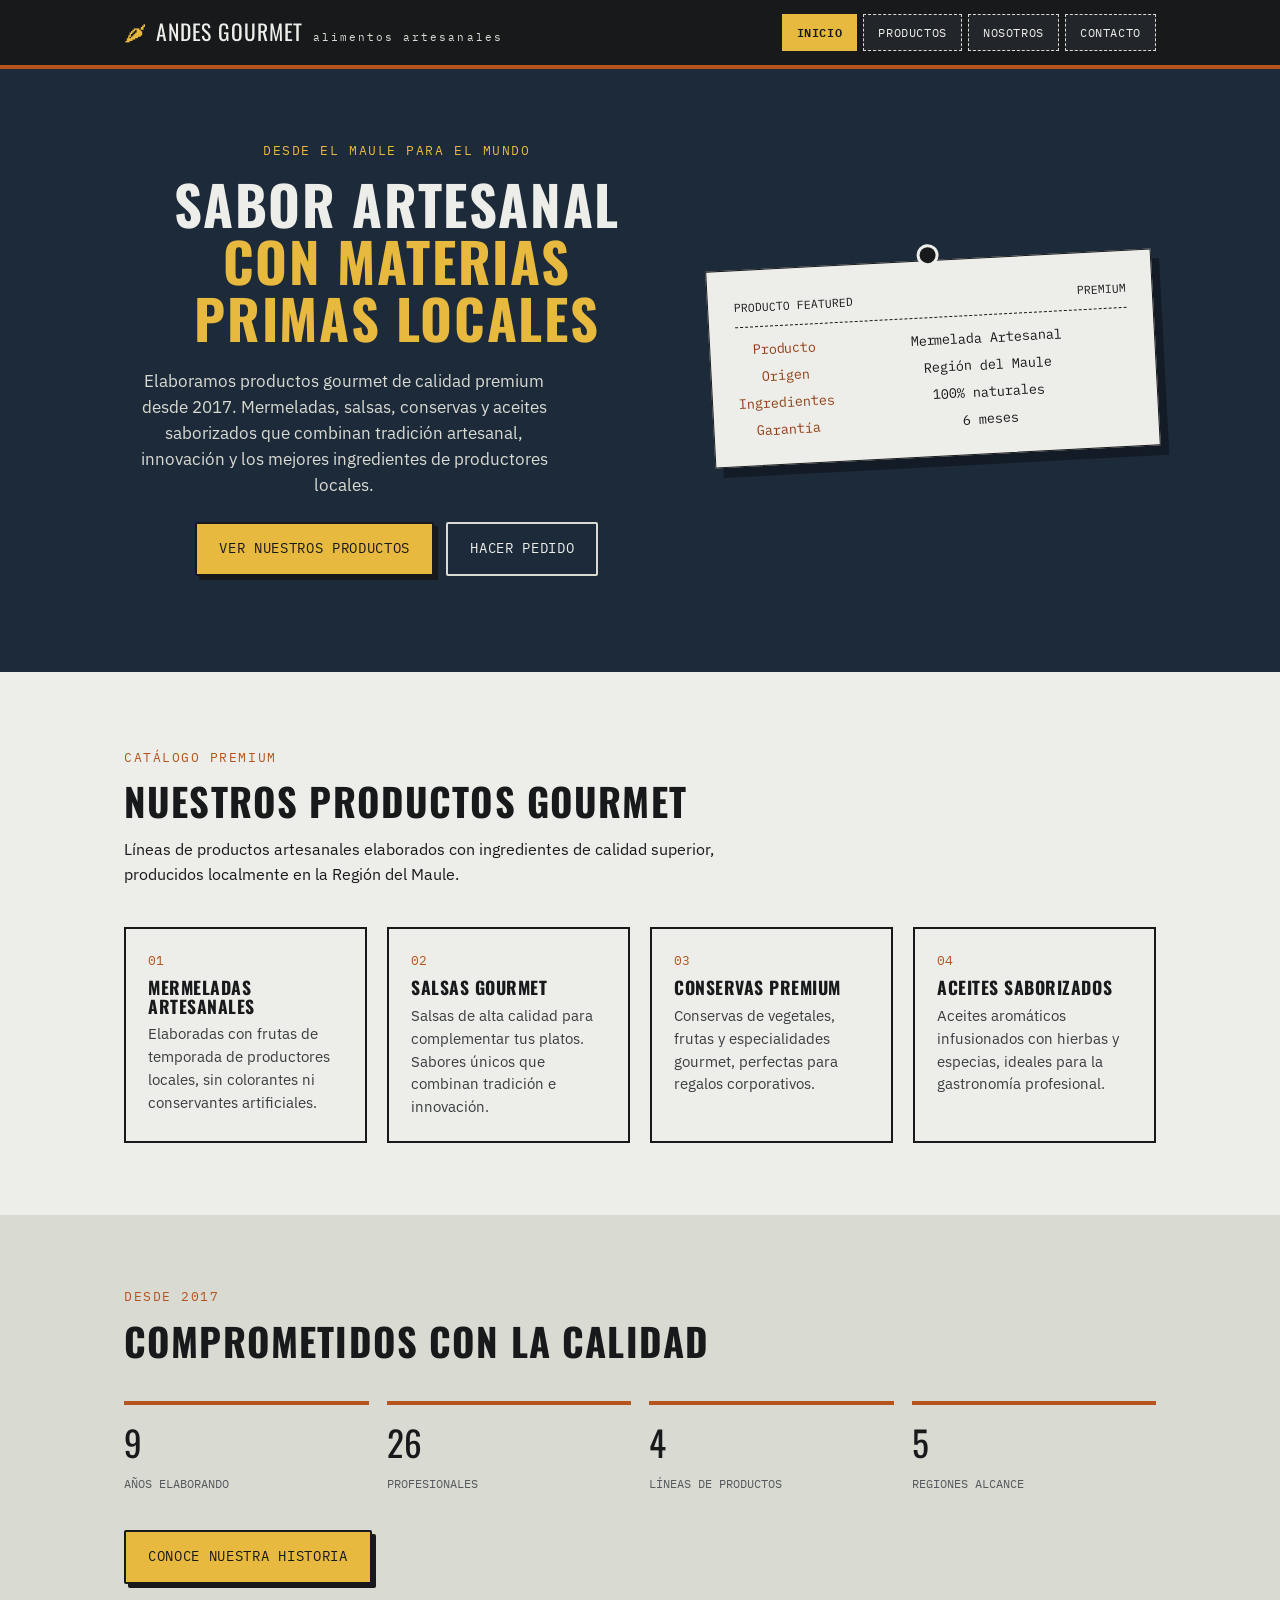
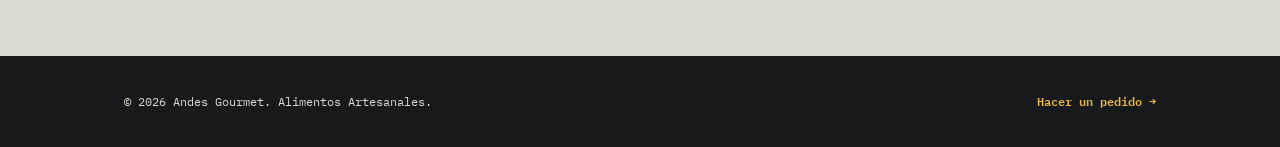
<file: index.html>
<!DOCTYPE html>
<html lang="es">
<head>
<meta charset="UTF-8" />
<meta name="viewport" content="width=device-width, initial-scale=1.0" />
<title>Andes Gourmet — Alimentos Artesanales</title>
<meta name="description" content="Andes Gourmet: productos gourmet artesanales desde el Maule. Mermeladas, salsas, conservas y aceites saborizados de calidad premium." />
<link rel="icon" type="image/png" href="Fondo.png" />
<link rel="preconnect" href="https://fonts.googleapis.com">
<link rel="preconnect" href="https://fonts.gstatic.com" crossorigin>
<link href="https://fonts.googleapis.com/css2?family=Oswald:wght@500;600;700&family=IBM+Plex+Sans:wght@400;500;600&family=IBM+Plex+Mono:wght@400;500&display=swap" rel="stylesheet">
<link rel="stylesheet" href="styles.css" />
</head>
<body>

<header class="site-header">
  <div class="wrap">
    <a href="index.html" class="brand">
      <span class="gear" aria-hidden="true">🌶</span>
      <span class="brand-name">Andes Gourmet</span>
      <span class="brand-tag mono">alimentos artesanales</span>
    </a>
    <nav class="ticket-nav" aria-label="Navegación principal">
      <a class="ticket-btn" data-nav href="index.html">Inicio</a>
      <a class="ticket-btn" data-nav href="servicios.html">Productos</a>
      <a class="ticket-btn" data-nav href="nosotros.html">Nosotros</a>
      <a class="ticket-btn" data-nav href="contacto.html">Contacto</a>
    </nav>
    <button class="menu-toggle" aria-expanded="false" aria-controls="mobile-nav">Menú ☰</button>
  </div>
  <nav id="mobile-nav" class="mobile-nav" aria-label="Navegación móvil">
    <a data-nav href="index.html">Inicio</a>
    <a data-nav href="servicios.html">Productos y precios</a>
    <a data-nav href="nosotros.html">Nosotros</a>
    <a data-nav href="contacto.html">Contacto</a>
  </nav>
</header>

<main>
  <section class="hero">
    <div class="wrap">
      <div>
        <p class="eyebrow">Desde el Maule para el mundo</p>
        <h1>Sabor artesanal<br><span>con materias primas locales</span></h1>
        <p class="hero-lead">
          Elaboramos productos gourmet de calidad premium desde 2017. Mermeladas, salsas, conservas y aceites saborizados 
          que combinan tradición artesanal, innovación y los mejores ingredientes de productores locales.
        </p>
        <div class="hero-actions">
          <a href="servicios.html" class="btn btn-primary">Ver nuestros productos</a>
          <a href="contacto.html" class="btn btn-ghost">Hacer pedido</a>
        </div>
      </div>

      <div class="work-order" role="img" aria-label="Ficha de producto destacado">
        <div class="work-order-head">
          <span>Producto Featured</span>
          <span>Premium</span>
        </div>
        <dl>
          <dt>Producto</dt><dd>Mermelada Artesanal</dd>
          <dt>Origen</dt><dd>Región del Maule</dd>
          <dt>Ingredientes</dt><dd>100% naturales</dd>
          <dt>Garantía</dt><dd>6 meses</dd>
        </dl>
      </div>
    </div>
  </section>

  <div class="hazard-strip" role="presentation"></div>

  <section class="section">
    <div class="wrap">
      <div class="section-head">
        <p class="eyebrow mono">Catálogo Premium</p>
        <h2>Nuestros productos gourmet</h2>
        <p>Líneas de productos artesanales elaborados con ingredientes de calidad superior, producidos localmente en la Región del Maule.</p>
      </div>
      <div class="card-grid">
        <div class="card">
          <span class="num mono">01</span>
          <h3>Mermeladas Artesanales</h3>
          <p>Elaboradas con frutas de temporada de productores locales, sin colorantes ni conservantes artificiales.</p>
        </div>
        <div class="card">
          <span class="num mono">02</span>
          <h3>Salsas Gourmet</h3>
          <p>Salsas de alta calidad para complementar tus platos. Sabores únicos que combinan tradición e innovación.</p>
        </div>
        <div class="card">
          <span class="num mono">03</span>
          <h3>Conservas Premium</h3>
          <p>Conservas de vegetales, frutas y especialidades gourmet, perfectas para regalos corporativos.</p>
        </div>
        <div class="card">
          <span class="num mono">04</span>
          <h3>Aceites Saborizados</h3>
          <p>Aceites aromáticos infusionados con hierbas y especias, ideales para la gastronomía profesional.</p>
        </div>
      </div>
    </div>
  </section>

  <section class="section section-alt">
    <div class="wrap">
      <div class="section-head">
        <p class="eyebrow mono">Desde 2017</p>
        <h2>Comprometidos con la calidad</h2>
      </div>
      <div class="stat-row">
        <div class="stat">
          <span class="num">9</span>
          <span class="label">años elaborando</span>
        </div>
        <div class="stat">
          <span class="num">26</span>
          <span class="label">profesionales</span>
        </div>
        <div class="stat">
          <span class="num">4</span>
          <span class="label">líneas de productos</span>
        </div>
        <div class="stat">
          <span class="num">5</span>
          <span class="label">regiones alcance</span>
        </div>
      </div>
      <a href="nosotros.html" class="btn btn-primary">Conoce nuestra historia</a>
    </div>
  </section>
</main>

<footer class="site-footer">
  <div class="wrap">
    <span>© 2026 Andes Gourmet. Alimentos Artesanales.</span>
    <a href="contacto.html">Hacer un pedido →</a>
  </div>
</footer>

<script src="script.js"></script>
</body>
</html>
</file>
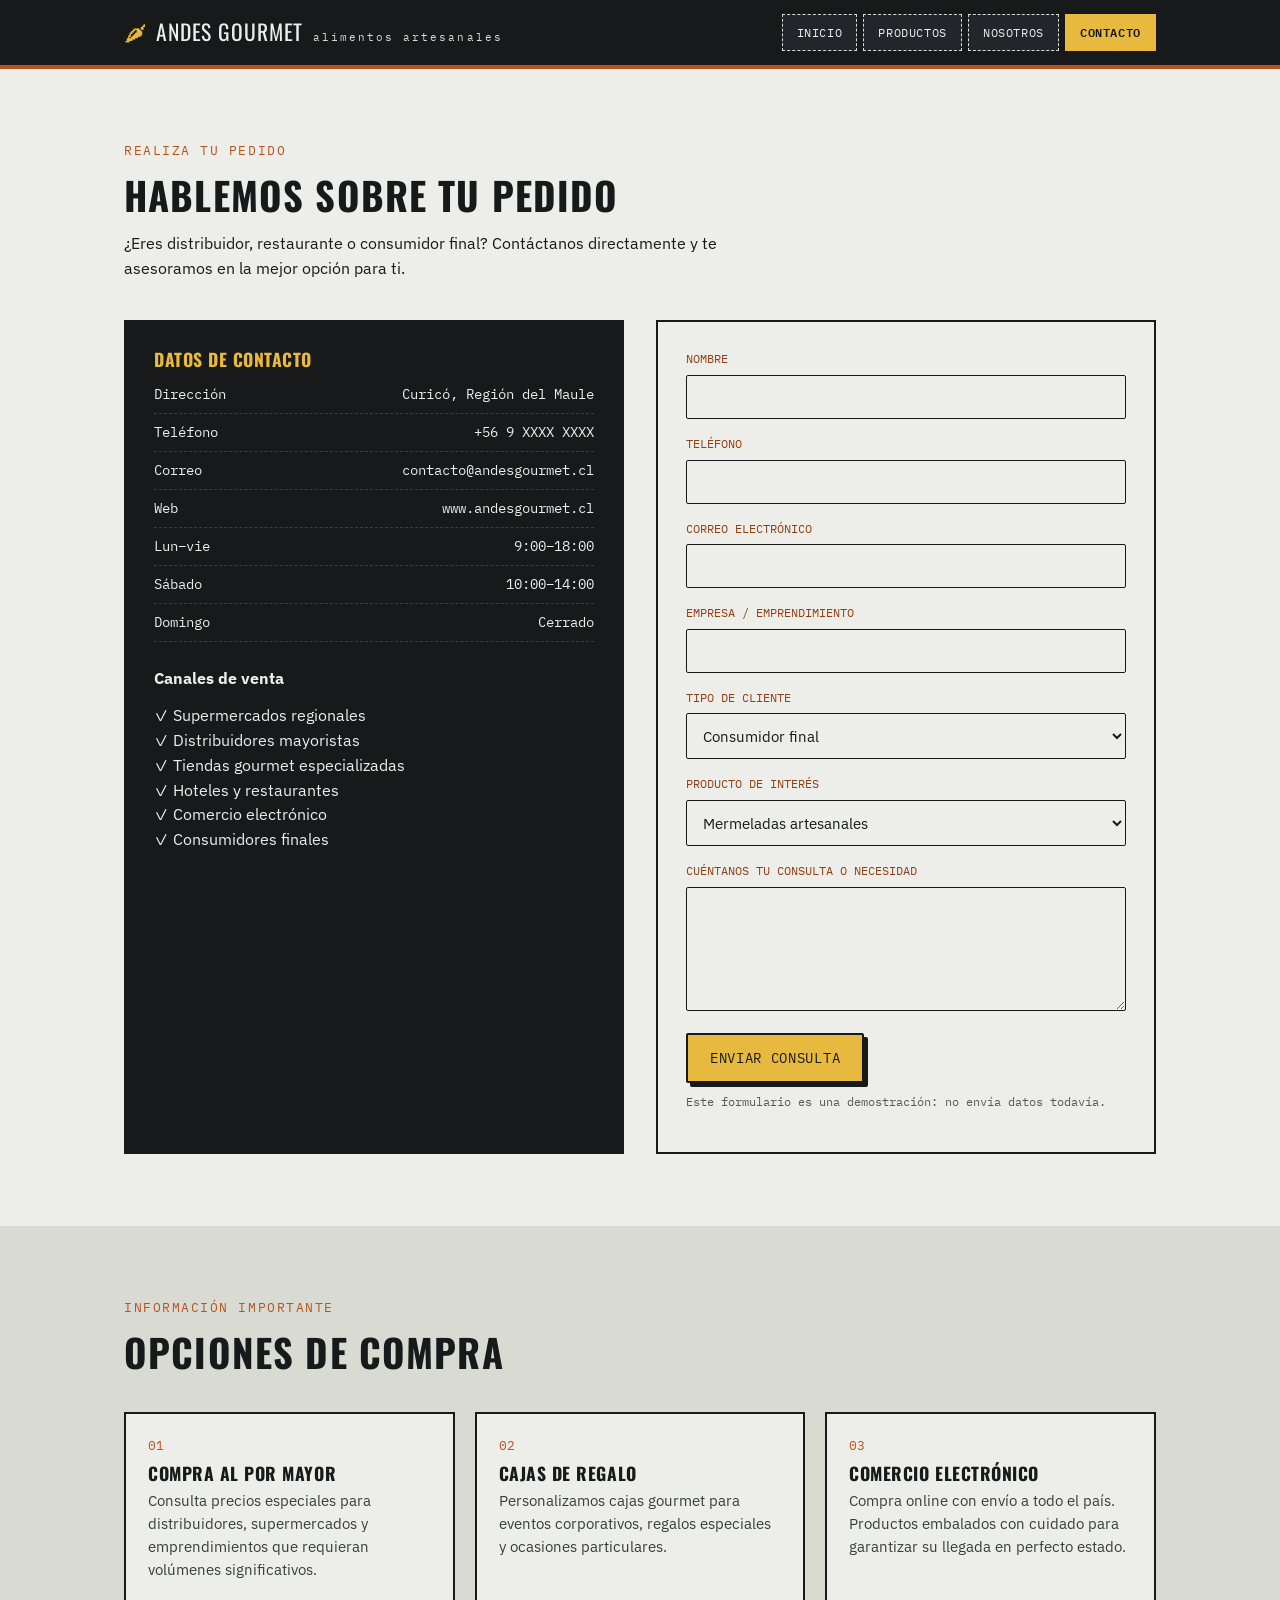
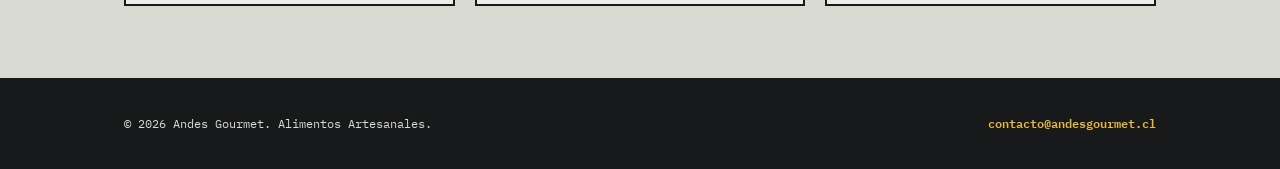
<file: contacto.html>
<!DOCTYPE html>
<html lang="es">
<head>
<meta charset="UTF-8" />
<meta name="viewport" content="width=device-width, initial-scale=1.0" />
<title>Contacto — Andes Gourmet</title>
<meta name="description" content="Contacto, ubicación y horarios de Andes Gourmet. Realiza tu pedido de productos gourmet." />
<link rel="icon" type="image/png" href="Fondo.png" />
<link rel="preconnect" href="https://fonts.googleapis.com">
<link rel="preconnect" href="https://fonts.gstatic.com" crossorigin>
<link href="https://fonts.googleapis.com/css2?family=Oswald:wght@500;600;700&family=IBM+Plex+Sans:wght@400;500;600&family=IBM+Plex+Mono:wght@400;500&display=swap" rel="stylesheet">
<link rel="stylesheet" href="styles.css" />
</head>
<body>

<header class="site-header">
  <div class="wrap">
    <a href="index.html" class="brand">
      <span class="gear" aria-hidden="true">🌶</span>
      <span class="brand-name">Andes Gourmet</span>
      <span class="brand-tag mono">alimentos artesanales</span>
    </a>
    <nav class="ticket-nav" aria-label="Navegación principal">
      <a class="ticket-btn" data-nav href="index.html">Inicio</a>
      <a class="ticket-btn" data-nav href="servicios.html">Productos</a>
      <a class="ticket-btn" data-nav href="nosotros.html">Nosotros</a>
      <a class="ticket-btn" data-nav href="contacto.html">Contacto</a>
    </nav>
    <button class="menu-toggle" aria-expanded="false" aria-controls="mobile-nav">Menú ☰</button>
  </div>
  <nav id="mobile-nav" class="mobile-nav" aria-label="Navegación móvil">
    <a data-nav href="index.html">Inicio</a>
    <a data-nav href="servicios.html">Productos y precios</a>
    <a data-nav href="nosotros.html">Nosotros</a>
    <a data-nav href="contacto.html">Contacto</a>
  </nav>
</header>

<main>
  <section class="section">
    <div class="wrap">
      <div class="section-head">
        <p class="eyebrow mono">Realiza tu pedido</p>
        <h2>Hablemos sobre tu pedido</h2>
        <p>¿Eres distribuidor, restaurante o consumidor final? Contáctanos directamente y te asesoramos en la mejor opción para ti.</p>
      </div>

      <div class="contact-grid">
        <div class="info-card">
          <h3>Datos de contacto</h3>
          <div class="info-line"><span>Dirección</span><span>Curicó, Región del Maule</span></div>
          <div class="info-line"><span>Teléfono</span><span>+56 9 XXXX XXXX</span></div>
          <div class="info-line"><span>Correo</span><span>contacto@andesgourmet.cl</span></div>
          <div class="info-line"><span>Web</span><span>www.andesgourmet.cl</span></div>
          <div class="info-line"><span>Lun–vie</span><span>9:00–18:00</span></div>
          <div class="info-line"><span>Sábado</span><span>10:00–14:00</span></div>
          <div class="info-line"><span>Domingo</span><span>Cerrado</span></div>

          <h4 style="margin-top: 24px; margin-bottom: 12px;">Canales de venta</h4>
          <ul style="list-style: none; padding: 0; margin: 0;">
            <li>✓ Supermercados regionales</li>
            <li>✓ Distribuidores mayoristas</li>
            <li>✓ Tiendas gourmet especializadas</li>
            <li>✓ Hoteles y restaurantes</li>
            <li>✓ Comercio electrónico</li>
            <li>✓ Consumidores finales</li>
          </ul>
        </div>

        <form class="form-card" id="contact-form">
          <div class="field">
            <label for="name">Nombre</label>
            <input type="text" id="name" name="name" required />
          </div>
          <div class="field">
            <label for="phone">Teléfono</label>
            <input type="tel" id="phone" name="phone" required />
          </div>
          <div class="field">
            <label for="email">Correo electrónico</label>
            <input type="email" id="email" name="email" required />
          </div>
          <div class="field">
            <label for="company">Empresa / Emprendimiento</label>
            <input type="text" id="company" name="company" />
          </div>
          <div class="field">
            <label for="type">Tipo de cliente</label>
            <select id="type" name="type">
              <option>Consumidor final</option>
              <option>Distribuidor</option>
              <option>Supermercado</option>
              <option>Hotel / Restaurante</option>
              <option>Tienda especializada</option>
              <option>Otro</option>
            </select>
          </div>
          <div class="field">
            <label for="product">Producto de interés</label>
            <select id="product" name="product">
              <option>Mermeladas artesanales</option>
              <option>Salsas gourmet</option>
              <option>Conservas premium</option>
              <option>Aceites saborizados</option>
              <option>Chutneys</option>
              <option>Cajas regalo gourmet</option>
              <option>Consulta comercial</option>
            </select>
          </div>
          <div class="field">
            <label for="message">Cuéntanos tu consulta o necesidad</label>
            <textarea id="message" name="message" rows="5"></textarea>
          </div>
          <button type="submit" class="btn btn-primary">Enviar consulta</button>
          <p class="form-note" id="form-status" hidden></p>
          <p class="form-note">Este formulario es una demostración: no envía datos todavía.</p>
        </form>
      </div>
    </div>
  </section>

  <section class="section section-alt">
    <div class="wrap">
      <div class="section-head">
        <p class="eyebrow mono">Información importante</p>
        <h2>Opciones de compra</h2>
      </div>

      <div class="card-grid">
        <div class="card">
          <span class="num mono">01</span>
          <h3>Compra al por Mayor</h3>
          <p>Consulta precios especiales para distribuidores, supermercados y emprendimientos que requieran volúmenes significativos.</p>
        </div>
        <div class="card">
          <span class="num mono">02</span>
          <h3>Cajas de Regalo</h3>
          <p>Personalizamos cajas gourmet para eventos corporativos, regalos especiales y ocasiones particulares.</p>
        </div>
        <div class="card">
          <span class="num mono">03</span>
          <h3>Comercio Electrónico</h3>
          <p>Compra online con envío a todo el país. Productos embalados con cuidado para garantizar su llegada en perfecto estado.</p>
        </div>
      </div>
    </div>
  </section>
</main>

<footer class="site-footer">
  <div class="wrap">
    <span>© 2026 Andes Gourmet. Alimentos Artesanales.</span>
    <a href="mailto:contacto@andesgourmet.cl">contacto@andesgourmet.cl</a>
  </div>
</footer>

<script src="script.js"></script>
</body>
</html>
</file>
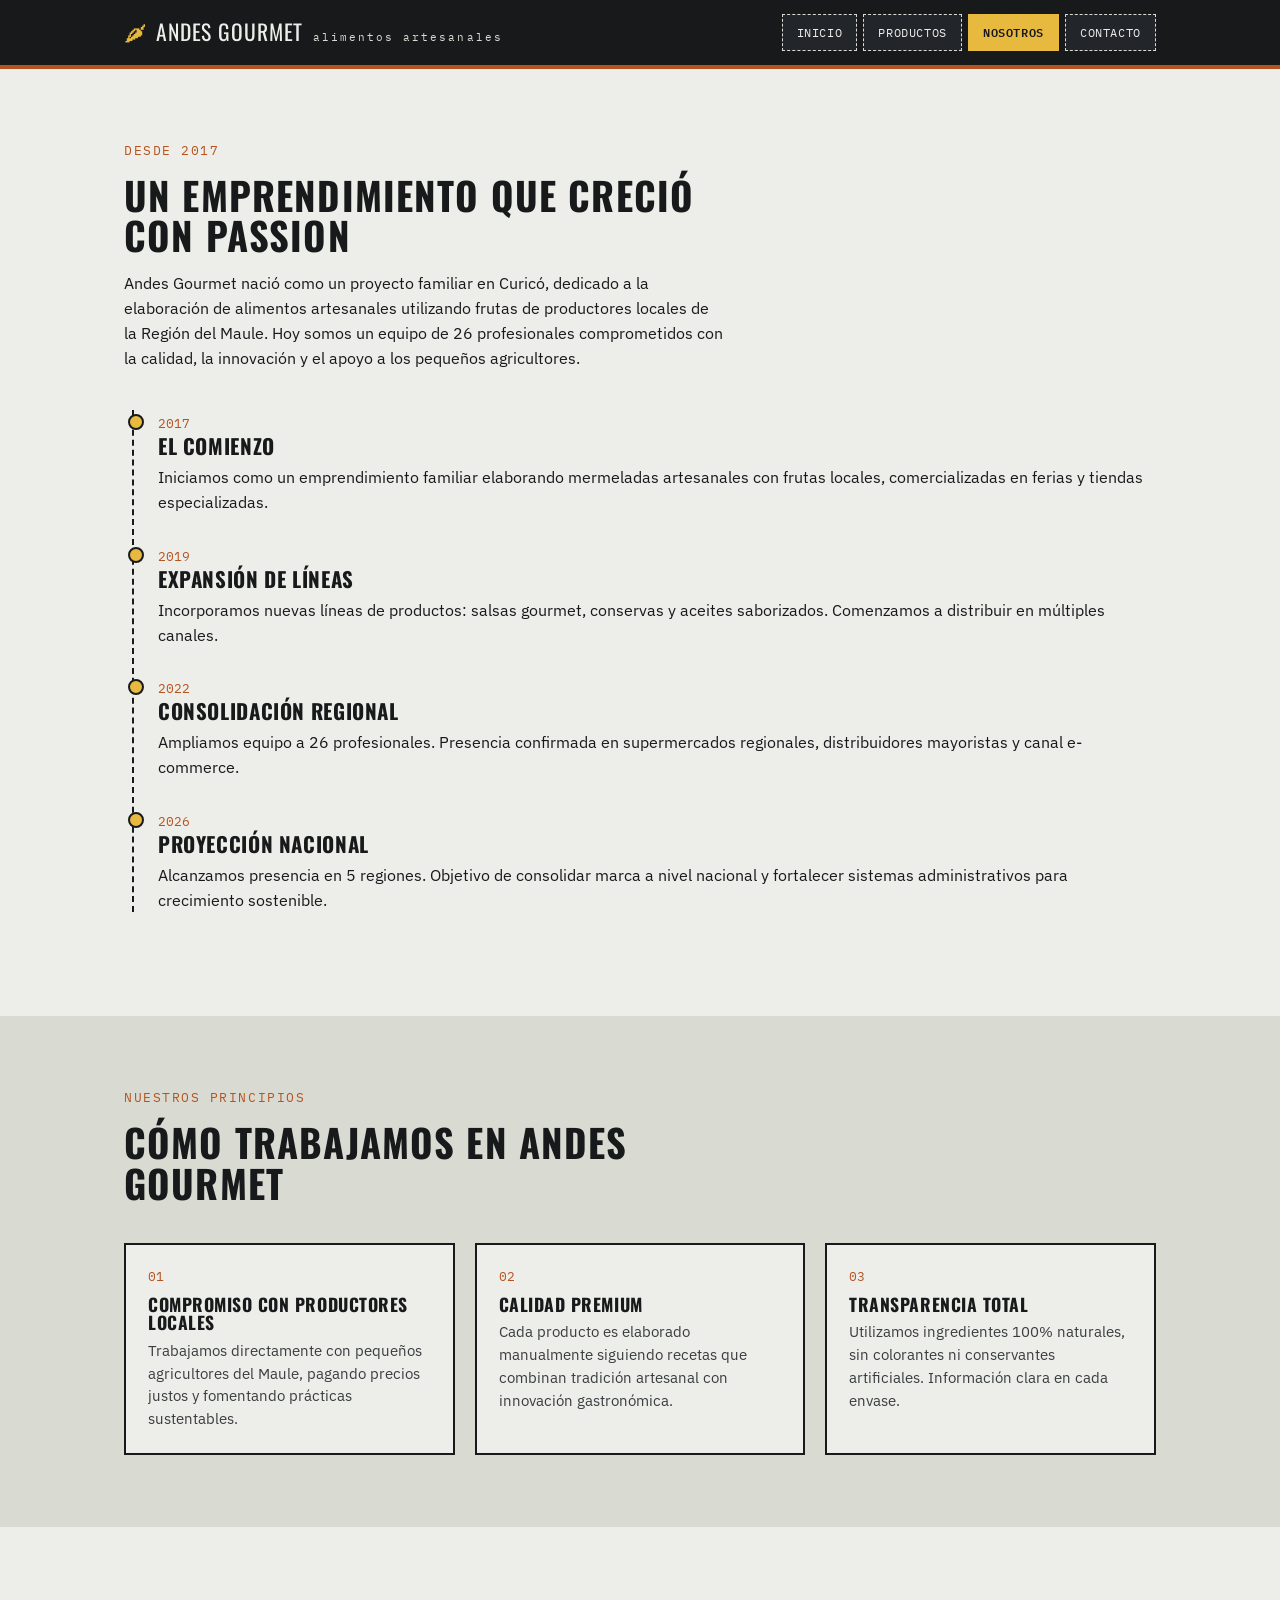
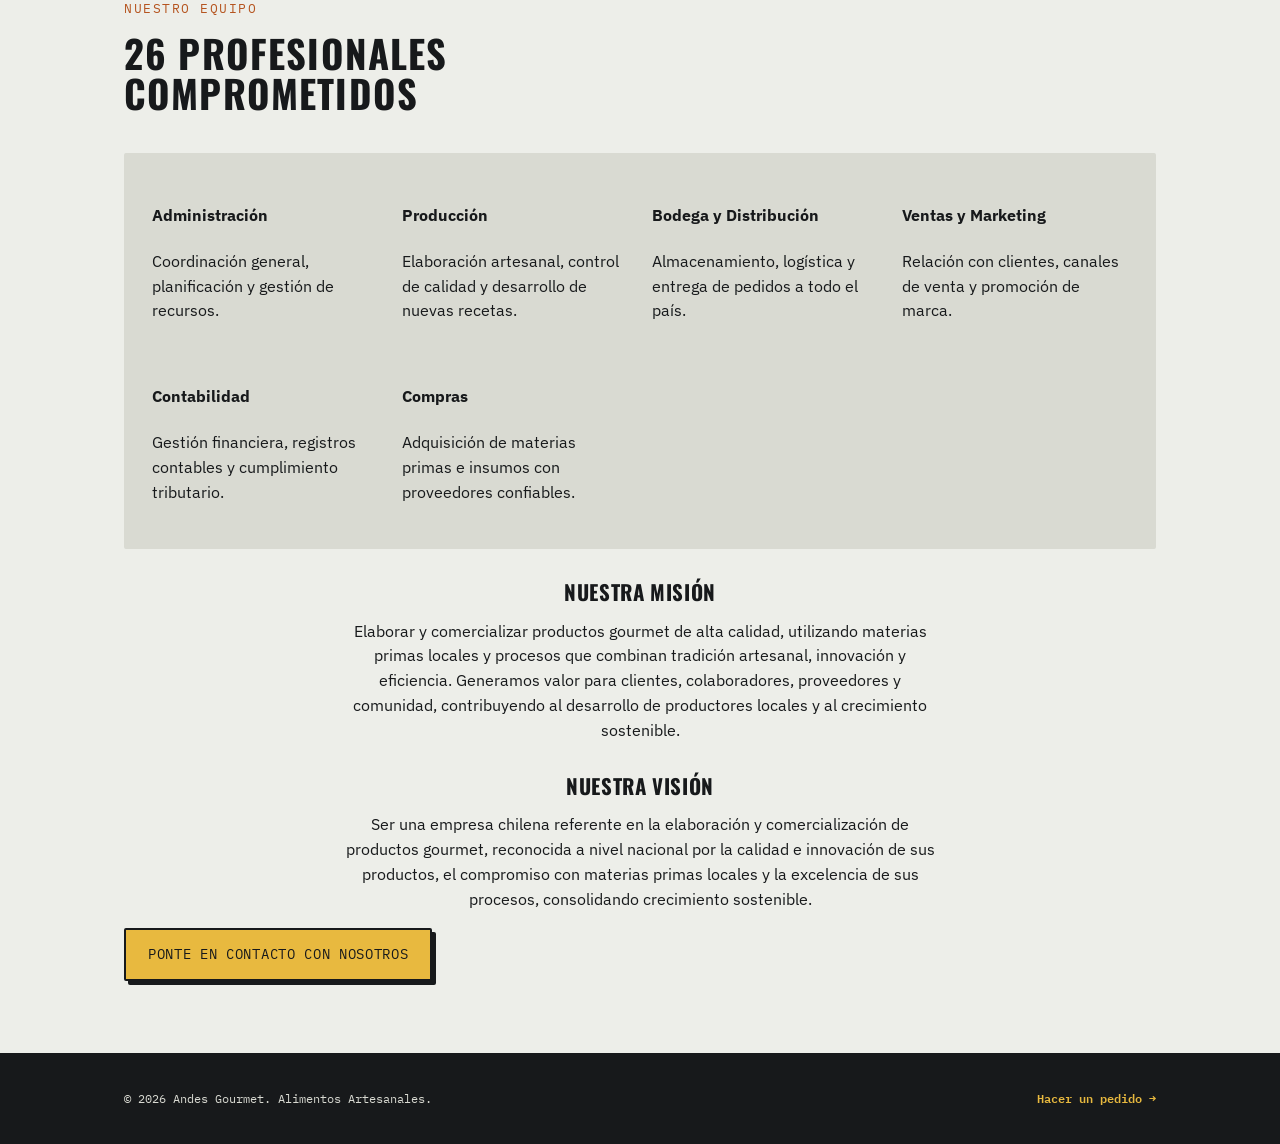
<file: nosotros.html>
<!DOCTYPE html>
<html lang="es">
<head>
<meta charset="UTF-8" />
<meta name="viewport" content="width=device-width, initial-scale=1.0" />
<title>Nosotros — Andes Gourmet</title>
<meta name="description" content="Historia y misión de Andes Gourmet. Conoce nuestro compromiso con la calidad y los productores locales." />
<link rel="icon" type="image/png" href="Fondo.png" />
<link rel="preconnect" href="https://fonts.googleapis.com">
<link rel="preconnect" href="https://fonts.gstatic.com" crossorigin>
<link href="https://fonts.googleapis.com/css2?family=Oswald:wght@500;600;700&family=IBM+Plex+Sans:wght@400;500;600&family=IBM+Plex+Mono:wght@400;500&display=swap" rel="stylesheet">
<link rel="stylesheet" href="styles.css" />
</head>
<body>

<header class="site-header">
  <div class="wrap">
    <a href="index.html" class="brand">
      <span class="gear" aria-hidden="true">🌶</span>
      <span class="brand-name">Andes Gourmet</span>
      <span class="brand-tag mono">alimentos artesanales</span>
    </a>
    <nav class="ticket-nav" aria-label="Navegación principal">
      <a class="ticket-btn" data-nav href="index.html">Inicio</a>
      <a class="ticket-btn" data-nav href="servicios.html">Productos</a>
      <a class="ticket-btn" data-nav href="nosotros.html">Nosotros</a>
      <a class="ticket-btn" data-nav href="contacto.html">Contacto</a>
    </nav>
    <button class="menu-toggle" aria-expanded="false" aria-controls="mobile-nav">Menú ☰</button>
  </div>
  <nav id="mobile-nav" class="mobile-nav" aria-label="Navegación móvil">
    <a data-nav href="index.html">Inicio</a>
    <a data-nav href="servicios.html">Productos y precios</a>
    <a data-nav href="nosotros.html">Nosotros</a>
    <a data-nav href="contacto.html">Contacto</a>
  </nav>
</header>

<main>
  <section class="section">
    <div class="wrap">
      <div class="section-head">
        <p class="eyebrow mono">Desde 2017</p>
        <h2>Un emprendimiento que creció con passion</h2>
        <p>
          Andes Gourmet nació como un proyecto familiar en Curicó, dedicado a la elaboración de alimentos artesanales 
          utilizando frutas de productores locales de la Región del Maule. Hoy somos un equipo de 26 profesionales 
          comprometidos con la calidad, la innovación y el apoyo a los pequeños agricultores.
        </p>
      </div>

      <div class="timeline">
        <div class="timeline-item">
          <span class="year mono">2017</span>
          <h3>El comienzo</h3>
          <p>Iniciamos como un emprendimiento familiar elaborando mermeladas artesanales con frutas locales, comercializadas en ferias y tiendas especializadas.</p>
        </div>
        <div class="timeline-item">
          <span class="year mono">2019</span>
          <h3>Expansión de líneas</h3>
          <p>Incorporamos nuevas líneas de productos: salsas gourmet, conservas y aceites saborizados. Comenzamos a distribuir en múltiples canales.</p>
        </div>
        <div class="timeline-item">
          <span class="year mono">2022</span>
          <h3>Consolidación regional</h3>
          <p>Ampliamos equipo a 26 profesionales. Presencia confirmada en supermercados regionales, distribuidores mayoristas y canal e-commerce.</p>
        </div>
        <div class="timeline-item">
          <span class="year mono">2026</span>
          <h3>Proyección nacional</h3>
          <p>Alcanzamos presencia en 5 regiones. Objetivo de consolidar marca a nivel nacional y fortalecer sistemas administrativos para crecimiento sostenible.</p>
        </div>
      </div>
    </div>
  </section>

  <div class="hazard-strip" role="presentation"></div>

  <section class="section section-alt">
    <div class="wrap">
      <div class="section-head">
        <p class="eyebrow mono">Nuestros principios</p>
        <h2>Cómo trabajamos en Andes Gourmet</h2>
      </div>
      <div class="card-grid">
        <div class="card">
          <span class="num mono">01</span>
          <h3>Compromiso con productores locales</h3>
          <p>Trabajamos directamente con pequeños agricultores del Maule, pagando precios justos y fomentando prácticas sustentables.</p>
        </div>
        <div class="card">
          <span class="num mono">02</span>
          <h3>Calidad premium</h3>
          <p>Cada producto es elaborado manualmente siguiendo recetas que combinan tradición artesanal con innovación gastronómica.</p>
        </div>
        <div class="card">
          <span class="num mono">03</span>
          <h3>Transparencia total</h3>
          <p>Utilizamos ingredientes 100% naturales, sin colorantes ni conservantes artificiales. Información clara en cada envase.</p>
        </div>
      </div>
    </div>
  </section>

  <section class="section">
    <div class="wrap">
      <div class="section-head">
        <p class="eyebrow mono">Nuestro equipo</p>
        <h2>26 profesionales comprometidos</h2>
      </div>
      
      <div style="margin: 32px 0; padding: 28px; background: var(--paper-dim); border-radius: var(--radius);">
        <div style="display: grid; grid-template-columns: repeat(auto-fit, minmax(200px, 1fr)); gap: 24px;">
          <div>
            <h4>Administración</h4>
            <p>Coordinación general, planificación y gestión de recursos.</p>
          </div>
          <div>
            <h4>Producción</h4>
            <p>Elaboración artesanal, control de calidad y desarrollo de nuevas recetas.</p>
          </div>
          <div>
            <h4>Bodega y Distribución</h4>
            <p>Almacenamiento, logística y entrega de pedidos a todo el país.</p>
          </div>
          <div>
            <h4>Ventas y Marketing</h4>
            <p>Relación con clientes, canales de venta y promoción de marca.</p>
          </div>
          <div>
            <h4>Contabilidad</h4>
            <p>Gestión financiera, registros contables y cumplimiento tributario.</p>
          </div>
          <div>
            <h4>Compras</h4>
            <p>Adquisición de materias primas e insumos con proveedores confiables.</p>
          </div>
        </div>
      </div>

      <div style="margin-top: 32px; text-align: center;">
        <h3>Nuestra Misión</h3>
        <p style="max-width: 600px; margin: 16px auto;">
          Elaborar y comercializar productos gourmet de alta calidad, utilizando materias primas locales y procesos 
          que combinan tradición artesanal, innovación y eficiencia. Generamos valor para clientes, colaboradores, 
          proveedores y comunidad, contribuyendo al desarrollo de productores locales y al crecimiento sostenible.
        </p>
      </div>

      <div style="margin-top: 32px; text-align: center;">
        <h3>Nuestra Visión</h3>
        <p style="max-width: 600px; margin: 16px auto;">
          Ser una empresa chilena referente en la elaboración y comercialización de productos gourmet, reconocida 
          a nivel nacional por la calidad e innovación de sus productos, el compromiso con materias primas locales 
          y la excelencia de sus procesos, consolidando crecimiento sostenible.
        </p>
      </div>

      <a href="contacto.html" class="btn btn-primary">Ponte en contacto con nosotros</a>
    </div>
  </section>
</main>

<footer class="site-footer">
  <div class="wrap">
    <span>© 2026 Andes Gourmet. Alimentos Artesanales.</span>
    <a href="contacto.html">Hacer un pedido →</a>
  </div>
</footer>

<script src="script.js"></script>
</body>
</html>
</file>
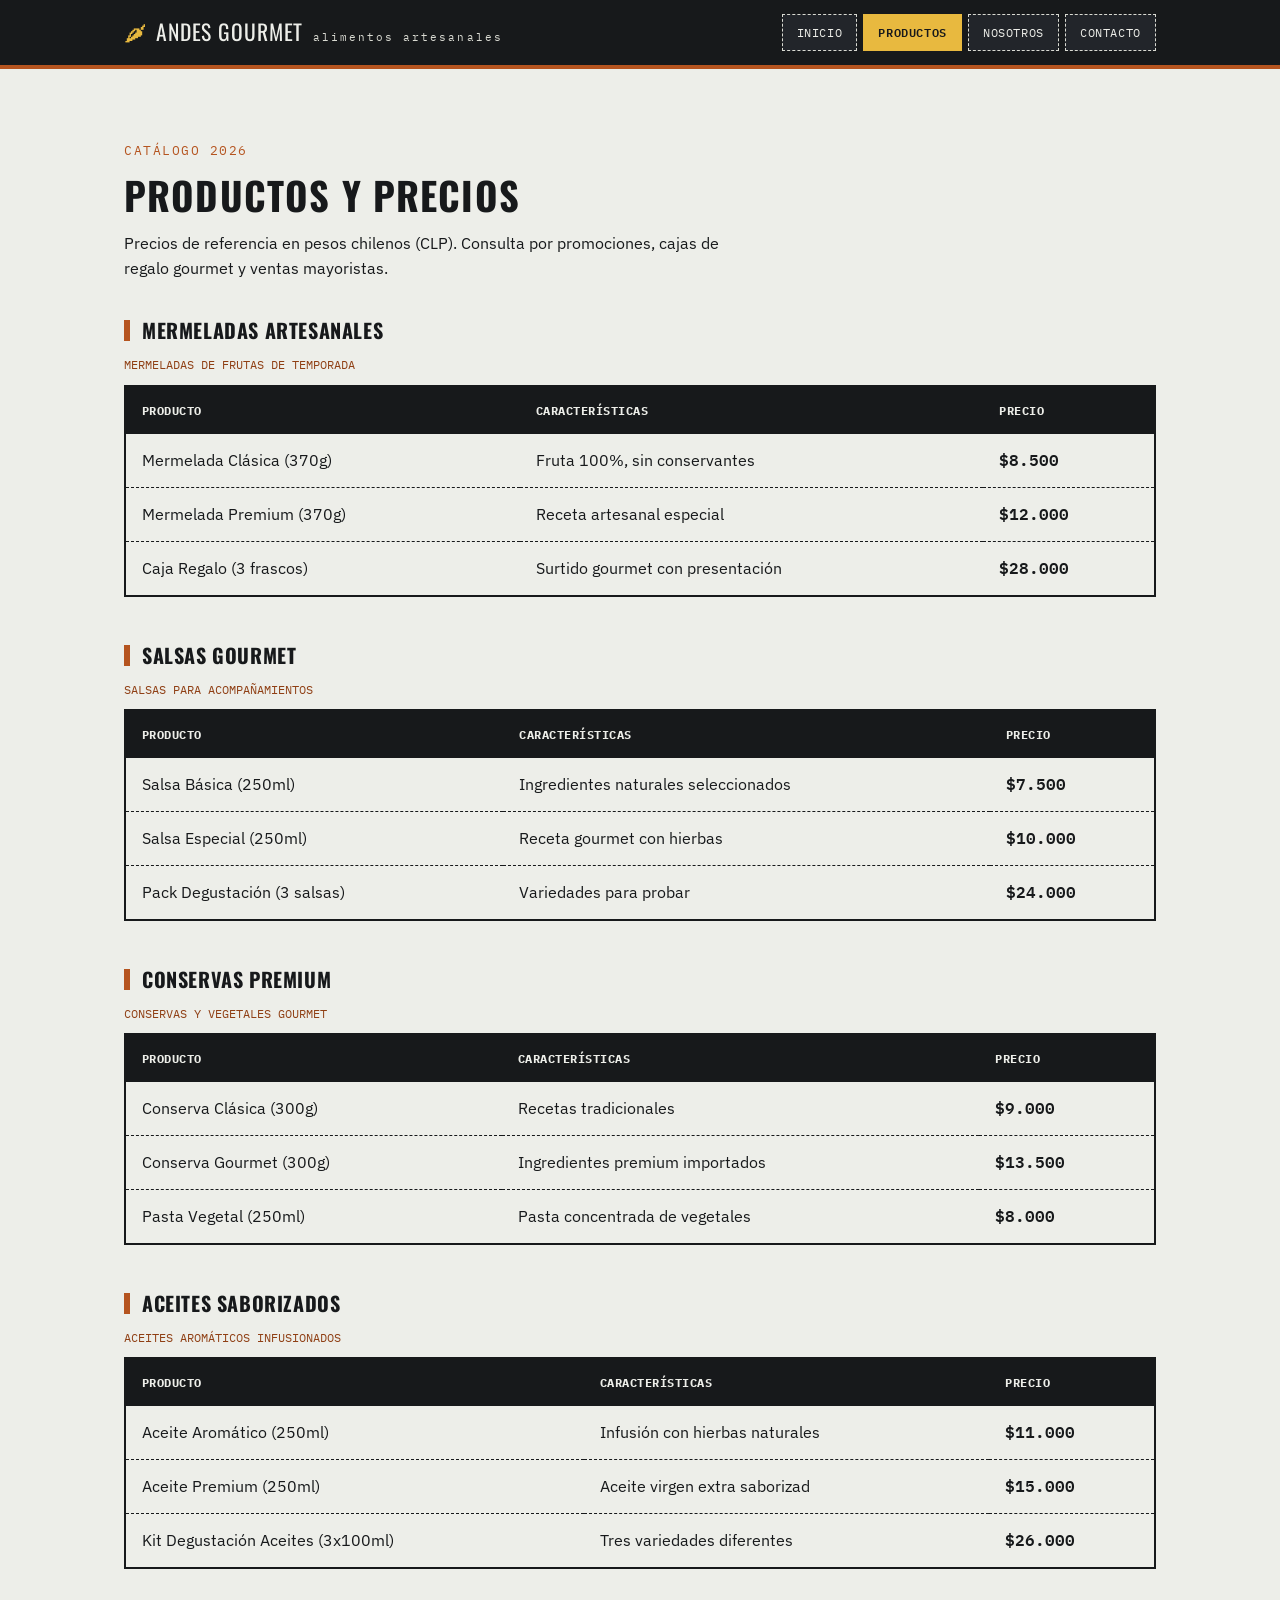
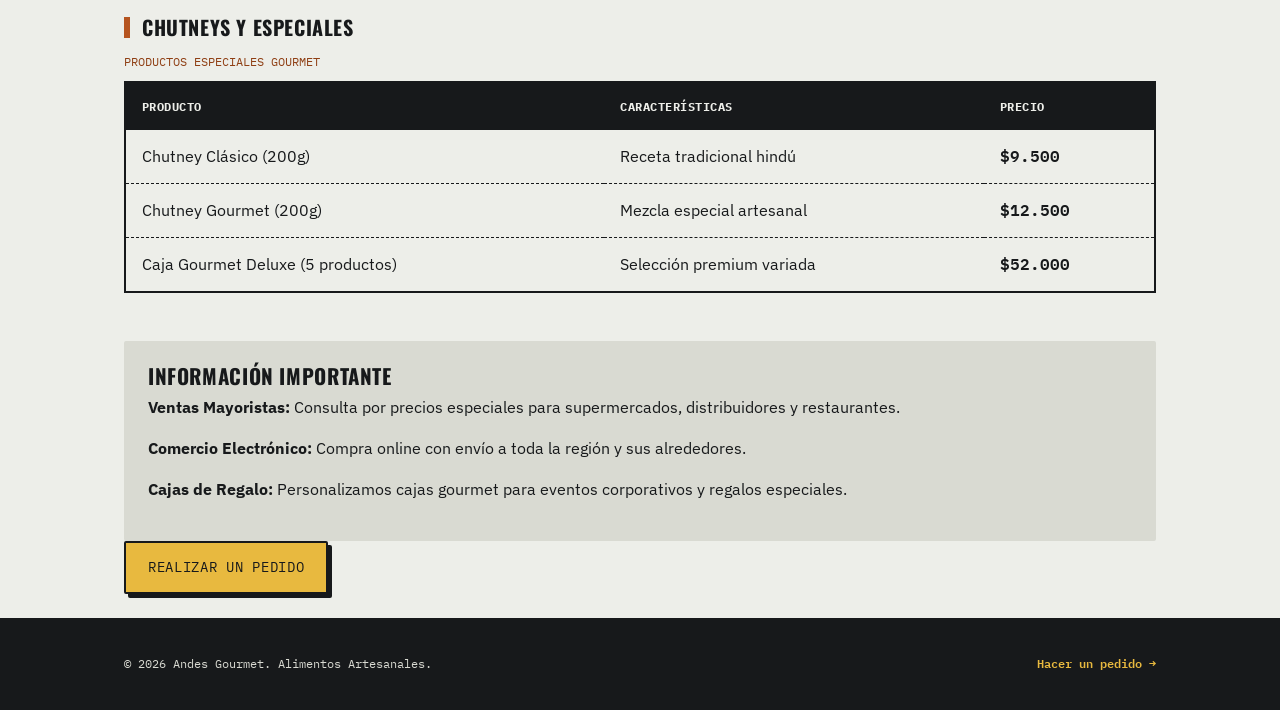
<file: servicios.html>
<!DOCTYPE html>
<html lang="es">
<head>
<meta charset="UTF-8" />
<meta name="viewport" content="width=device-width, initial-scale=1.0" />
<title>Productos y precios — Andes Gourmet</title>
<meta name="description" content="Catálogo de productos y precios de Andes Gourmet. Mermeladas, salsas, conservas y aceites artesanales." />
<link rel="icon" type="image/png" href="Fondo.png" />
<link rel="preconnect" href="https://fonts.googleapis.com">
<link rel="preconnect" href="https://fonts.gstatic.com" crossorigin>
<link href="https://fonts.googleapis.com/css2?family=Oswald:wght@500;600;700&family=IBM+Plex+Sans:wght@400;500;600&family=IBM+Plex+Mono:wght@400;500&display=swap" rel="stylesheet">
<link rel="stylesheet" href="styles.css" />
</head>
<body>

<header class="site-header">
  <div class="wrap">
    <a href="index.html" class="brand">
      <span class="gear" aria-hidden="true">🌶</span>
      <span class="brand-name">Andes Gourmet</span>
      <span class="brand-tag mono">alimentos artesanales</span>
    </a>
    <nav class="ticket-nav" aria-label="Navegación principal">
      <a class="ticket-btn" data-nav href="index.html">Inicio</a>
      <a class="ticket-btn" data-nav href="servicios.html">Productos</a>
      <a class="ticket-btn" data-nav href="nosotros.html">Nosotros</a>
      <a class="ticket-btn" data-nav href="contacto.html">Contacto</a>
    </nav>
    <button class="menu-toggle" aria-expanded="false" aria-controls="mobile-nav">Menú ☰</button>
  </div>
  <nav id="mobile-nav" class="mobile-nav" aria-label="Navegación móvil">
    <a data-nav href="index.html">Inicio</a>
    <a data-nav href="servicios.html">Productos y precios</a>
    <a data-nav href="nosotros.html">Nosotros</a>
    <a data-nav href="contacto.html">Contacto</a>
  </nav>
</header>

<main>
  <section class="section" style="padding-bottom: 24px;">
    <div class="wrap">
      <div class="section-head">
        <p class="eyebrow mono">Catálogo 2026</p>
        <h2>Productos y precios</h2>
        <p>Precios de referencia en pesos chilenos (CLP). Consulta por promociones, cajas de regalo gourmet y ventas mayoristas.</p>
      </div>

      <div class="service-block">
        <h3>Mermeladas Artesanales</h3>
        <table class="price-table">
          <caption>Mermeladas de frutas de temporada</caption>
          <thead>
            <tr>
              <th>Producto</th>
              <th>Características</th>
              <th>Precio</th>
            </tr>
          </thead>
          <tbody>
            <tr>
              <td>Mermelada Clásica (370g)</td>
              <td>Fruta 100%, sin conservantes</td>
              <td class="price">$8.500</td>
            </tr>
            <tr>
              <td>Mermelada Premium (370g)</td>
              <td>Receta artesanal especial</td>
              <td class="price">$12.000</td>
            </tr>
            <tr>
              <td>Caja Regalo (3 frascos)</td>
              <td>Surtido gourmet con presentación</td>
              <td class="price">$28.000</td>
            </tr>
          </tbody>
        </table>
      </div>

      <div class="service-block">
        <h3>Salsas Gourmet</h3>
        <table class="price-table">
          <caption>Salsas para acompañamientos</caption>
          <thead>
            <tr>
              <th>Producto</th>
              <th>Características</th>
              <th>Precio</th>
            </tr>
          </thead>
          <tbody>
            <tr>
              <td>Salsa Básica (250ml)</td>
              <td>Ingredientes naturales seleccionados</td>
              <td class="price">$7.500</td>
            </tr>
            <tr>
              <td>Salsa Especial (250ml)</td>
              <td>Receta gourmet con hierbas</td>
              <td class="price">$10.000</td>
            </tr>
            <tr>
              <td>Pack Degustación (3 salsas)</td>
              <td>Variedades para probar</td>
              <td class="price">$24.000</td>
            </tr>
          </tbody>
        </table>
      </div>

      <div class="service-block">
        <h3>Conservas Premium</h3>
        <table class="price-table">
          <caption>Conservas y vegetales gourmet</caption>
          <thead>
            <tr>
              <th>Producto</th>
              <th>Características</th>
              <th>Precio</th>
            </tr>
          </thead>
          <tbody>
            <tr>
              <td>Conserva Clásica (300g)</td>
              <td>Recetas tradicionales</td>
              <td class="price">$9.000</td>
            </tr>
            <tr>
              <td>Conserva Gourmet (300g)</td>
              <td>Ingredientes premium importados</td>
              <td class="price">$13.500</td>
            </tr>
            <tr>
              <td>Pasta Vegetal (250ml)</td>
              <td>Pasta concentrada de vegetales</td>
              <td class="price">$8.000</td>
            </tr>
          </tbody>
        </table>
      </div>

      <div class="service-block">
        <h3>Aceites Saborizados</h3>
        <table class="price-table">
          <caption>Aceites aromáticos infusionados</caption>
          <thead>
            <tr>
              <th>Producto</th>
              <th>Características</th>
              <th>Precio</th>
            </tr>
          </thead>
          <tbody>
            <tr>
              <td>Aceite Aromático (250ml)</td>
              <td>Infusión con hierbas naturales</td>
              <td class="price">$11.000</td>
            </tr>
            <tr>
              <td>Aceite Premium (250ml)</td>
              <td>Aceite virgen extra saborizad</td>
              <td class="price">$15.000</td>
            </tr>
            <tr>
              <td>Kit Degustación Aceites (3x100ml)</td>
              <td>Tres variedades diferentes</td>
              <td class="price">$26.000</td>
            </tr>
          </tbody>
        </table>
      </div>

      <div class="service-block">
        <h3>Chutneys y Especiales</h3>
        <table class="price-table">
          <caption>Productos especiales gourmet</caption>
          <thead>
            <tr>
              <th>Producto</th>
              <th>Características</th>
              <th>Precio</th>
            </tr>
          </thead>
          <tbody>
            <tr>
              <td>Chutney Clásico (200g)</td>
              <td>Receta tradicional hindú</td>
              <td class="price">$9.500</td>
            </tr>
            <tr>
              <td>Chutney Gourmet (200g)</td>
              <td>Mezcla especial artesanal</td>
              <td class="price">$12.500</td>
            </tr>
            <tr>
              <td>Caja Gourmet Deluxe (5 productos)</td>
              <td>Selección premium variada</td>
              <td class="price">$52.000</td>
            </tr>
          </tbody>
        </table>
      </div>

      <div style="margin-top: 32px; padding: 24px; background: var(--paper-dim); border-radius: var(--radius);">
        <h3 style="margin-top: 0;">Información importante</h3>
        <p><strong>Ventas Mayoristas:</strong> Consulta por precios especiales para supermercados, distribuidores y restaurantes.</p>
        <p><strong>Comercio Electrónico:</strong> Compra online con envío a toda la región y sus alrededores.</p>
        <p><strong>Cajas de Regalo:</strong> Personalizamos cajas gourmet para eventos corporativos y regalos especiales.</p>
      </div>

      <a href="contacto.html" class="btn btn-primary">Realizar un pedido</a>
    </div>
  </section>
</main>

<footer class="site-footer">
  <div class="wrap">
    <span>© 2026 Andes Gourmet. Alimentos Artesanales.</span>
    <a href="contacto.html">Hacer un pedido →</a>
  </div>
</footer>

<script src="script.js"></script>
</body>
</html>
</file>
<file: styles.css>
/* ============================================
   CADENA & RUEDA — Sistema de diseño
   Paleta: asfalto, acero, óxido, amarillo de seguridad
   ============================================ */

:root {
  --ink: #17191b;
  --ink-soft: #22252a;
  --paper: #edeee9;
  --paper-dim: #d9dad2;
  --steel: #2e4057;
  --steel-dark: #1c2a3a;
  --rust: #b5541f;
  --rust-dark: #8f3f14;
  --hazard: #e8b93f;
  --teal: #1f6f6f;

  --font-display: "Oswald", "Arial Narrow", sans-serif;
  --font-body: "IBM Plex Sans", system-ui, sans-serif;
  --font-mono: "IBM Plex Mono", "Courier New", monospace;

  --radius: 2px;
  --border: 2px solid var(--ink);
}

* {
  box-sizing: border-box;
}

html {
  scroll-behavior: smooth;
}

body {
  margin: 0;
  background: var(--paper);
  color: var(--ink);
  font-family: var(--font-body);
  line-height: 1.55;
  -webkit-font-smoothing: antialiased;
}

img {
  max-width: 100%;
  display: block;
}

a {
  color: inherit;
  text-decoration: none;
}

h1, h2, h3 {
  font-family: var(--font-display);
  text-transform: uppercase;
  letter-spacing: 0.03em;
  margin: 0 0 0.4em;
  line-height: 1.05;
}

h1 { font-size: clamp(2.4rem, 5vw, 3.6rem); }
h2 { font-size: clamp(1.8rem, 4vw, 2.8rem); }
h3 { font-size: 1.3rem; }
h4 { font-size: 1rem; }

p {
  margin: 0 0 1em;
}

.mono {
  font-family: var(--font-mono);
}

:focus-visible {
  outline: 3px solid var(--hazard);
  outline-offset: 2px;
}

.wrap {
  max-width: 1080px;
  margin: 0 auto;
  padding: 0 24px;
}

/* ---------- Franja de peligro (divisor de sección) ---------- */
.hazard-strip {
  height: 14px;
  background: repeating-linear-gradient(
    135deg,
    var(--hazard) 0px,
    var(--hazard) 22px,
    var(--ink) 22px,
    var(--ink) 44px
  );
}

/* ---------- Encabezado / navegación ---------- */
.site-header {
  background: var(--ink);
  color: var(--paper);
  position: sticky;
  top: 0;
  z-index: 20;
  border-bottom: 4px solid var(--rust);
}

.site-header .wrap {
  display: flex;
  align-items: center;
  justify-content: space-between;
  padding-top: 14px;
  padding-bottom: 14px;
}

.brand {
  display: flex;
  align-items: baseline;
  gap: 10px;
  text-decoration: none;
  color: var(--paper);
}

.brand-logo {
  width: 56px;
  height: 56px;
  object-fit: contain;
  border-radius: 12px;
  background: rgba(255, 255, 255, 0.04);
  padding: 4px;
}

.brand-copy {
  display: flex;
  align-items: baseline;
  gap: 8px;
}

.brand .gear {
  font-size: 1.4rem;
  color: var(--hazard);
}

.brand-name {
  font-family: var(--font-display);
  font-size: 1.35rem;
  text-transform: uppercase;
  letter-spacing: 0.04em;
  color: var(--gold-soft);
}

.brand-tag {
  font-family: var(--font-mono);
  font-size: 0.7rem;
  color: var(--paper-dim);
  letter-spacing: 0.18em;
  display: none;
}

@media (min-width: 640px) {
  .brand-tag { display: inline; }
}

/* Botones de navegación estilo "talón de ticket" */
.ticket-nav {
  display: none;
  gap: 6px;
}

@media (min-width: 800px) {
  .ticket-nav { display: flex; }
}

.ticket-btn {
  position: relative;
  font-family: var(--font-mono);
  font-size: 0.78rem;
  text-transform: uppercase;
  letter-spacing: 0.05em;
  text-decoration: none;
  color: var(--paper);
  background: var(--ink-soft);
  border: 1px dashed var(--paper-dim);
  padding: 8px 14px;
  transition: background 0.15s ease, color 0.15s ease, transform 0.15s ease;
}

.ticket-btn:hover {
  background: var(--rust);
  border-color: var(--rust);
  color: var(--paper);
  transform: translateY(-2px);
}

.ticket-btn[aria-current="page"] {
  background: var(--hazard);
  border-color: var(--hazard);
  color: var(--ink);
  font-weight: 600;
}

/* Menú móvil */
.menu-toggle {
  display: inline-flex;
  background: none;
  border: 1px solid var(--paper-dim);
  color: var(--paper);
  padding: 8px 10px;
  font-family: var(--font-mono);
  font-size: 0.9rem;
  cursor: pointer;
  padding: 8px;
}

@media (min-width: 800px) {
  .menu-toggle { display: none; }
}

.mobile-nav {
  display: none;
  flex-direction: column;
  background: var(--ink-soft);
  border-top: 1px dashed var(--paper-dim);
}

.mobile-nav.open {
  display: flex;
}

.mobile-nav a {
  padding: 14px 24px;
  text-decoration: none;
  color: var(--paper);
  font-family: var(--font-mono);
  text-transform: uppercase;
  font-size: 0.85rem;
  border-bottom: 1px dashed var(--steel);
}

.mobile-nav a[aria-current="page"] {
  color: var(--hazard);
}

@media (min-width: 800px) {
  .mobile-nav { display: none !important; }
}

/* ---------- Hero: orden de trabajo colgante ---------- */
.hero {
  background: var(--steel-dark);
  color: var(--paper);
  padding: 72px 0 96px;
  overflow: hidden;
  text-align: center;
}

.hero .wrap {
  display: grid;
  gap: 40px;
  align-items: center;
}

@media (min-width: 860px) {
  .hero .wrap {
    grid-template-columns: 1.1fr 0.9fr;
  }
}

.hero-copy {
  max-width: 560px;
}

.eyebrow {
  font-family: var(--font-mono);
  color: var(--hazard);
  font-size: 0.8rem;
  letter-spacing: 0.12em;
  text-transform: uppercase;
  margin-bottom: 14px;
}

.hero h1 {
  font-size: clamp(2.2rem, 5vw, 3.4rem);
  color: var(--paper);
  letter-spacing: 0.03em;
}

.hero h1 span {
  color: var(--hazard);
}

.hero-lead {
  color: var(--paper-dim);
  max-width: 44ch;
  font-size: 1.05rem;
}

.hero-actions {
  display: flex;
  gap: 16px;
  justify-content: center;
  flex-wrap: wrap;
  gap: 12px;
  margin-top: 24px;
}

.hero-visual {
  position: relative;
  width: min(100%, 510px);
  margin-inline: auto;
}

.hero-visual img {
  display: block;
  width: 100%;
  height: 520px;
  object-fit: cover;
  border: 2px solid rgba(215, 179, 109, 0.8);
  box-shadow: 0 28px 48px rgba(0, 0, 0, 0.42);
  border-radius: 26px;
}

/* Botón principal tipo "sello metálico" */
.btn {
  display: inline-block;
  font-family: var(--font-mono);
  text-transform: uppercase;
  letter-spacing: 0.05em;
  font-size: 0.85rem;
  text-decoration: none;
  padding: 14px 22px;
  border: var(--border);
  border-radius: var(--radius);
  cursor: pointer;
  transition: transform 0.15s ease, box-shadow 0.15s ease;
}

.btn-primary {
  background: var(--hazard);
  color: var(--ink);
  border-color: var(--ink);
  box-shadow: 4px 4px 0 var(--ink);
}

.btn-primary:hover {
  transform: translate(-2px, -2px);
  box-shadow: 6px 6px 0 var(--ink);
}

.btn-ghost {
  background: transparent;
  color: var(--paper);
  border-color: var(--paper-dim);
}

.btn-ghost:hover {
  border-color: var(--hazard);
  color: var(--hazard);
}

/* La "ficha" colgante del hero */
.work-order {
  position: relative;
  background: var(--paper);
  color: var(--ink);
  padding: 28px 26px 24px;
  transform: rotate(-3deg);
  box-shadow: 8px 10px 0 rgba(0, 0, 0, 0.35);
  border: 1px solid var(--ink);
}

.work-order::before {
  content: "";
  position: absolute;
  top: -14px;
  left: 50%;
  transform: translateX(-50%);
  width: 16px;
  height: 16px;
  border-radius: 50%;
  background: var(--ink);
  box-shadow: 0 0 0 3px var(--paper);
}

.work-order-head {
  display: flex;
  justify-content: space-between;
  font-family: var(--font-mono);
  font-size: 0.72rem;
  text-transform: uppercase;
  border-bottom: 1px dashed var(--ink);
  padding-bottom: 10px;
  margin-bottom: 12px;
}

.work-order dl {
  margin: 0;
  display: grid;
  grid-template-columns: auto 1fr;
  gap: 6px 12px;
  font-family: var(--font-mono);
  font-size: 0.85rem;
}

.work-order dt {
  color: var(--rust-dark);
}

.work-order dd {
  margin: 0;
}

/* ---------- Secciones generales ---------- */
.section {
  padding: 72px 0;
}

.section-alt {
  background: var(--paper-dim);
}

.section-head {
  max-width: 60ch;
  margin-bottom: 40px;
}

.section-head .eyebrow {
  color: var(--rust);
}

.section-head h2 {
  font-size: clamp(1.8rem, 3.5vw, 2.4rem);
}

/* Grid de tarjetas de servicio (vista previa en inicio) */
.card-grid {
  display: grid;
  gap: 20px;
  grid-template-columns: repeat(auto-fit, minmax(230px, 1fr));
}

.card {
  background: var(--paper);
  border: var(--border);
  padding: 22px;
  transition: transform 0.15s ease;
}

.card:hover {
  transform: translateY(-4px);
  box-shadow: 0 8px 20px rgba(0, 0, 0, 0.1);
  border-color: var(--gold);
}

.card .num {
  font-family: var(--font-mono);
  color: var(--rust);
  font-size: 0.8rem;
  display: block;
  margin-bottom: 8px;
}

.card h3 {
  font-size: 1.1rem;
  margin-bottom: 8px;
}

.card p {
  font-size: 0.92rem;
  color: #3a3d40;
  margin-bottom: 0;
}

.product-showcase {
  display: grid;
  grid-template-columns: repeat(auto-fit, minmax(240px, 1fr));
  gap: 24px;
}

.product-card {
  overflow: hidden;
  background: rgba(17, 19, 21, 0.55);
  border: 1px solid rgba(215, 179, 109, 0.45);
  border-radius: 18px;
  box-shadow: 0 22px 38px rgba(0, 0, 0, 0.18);
}

.product-card img {
  width: 100%;
  height: 250px;
  object-fit: cover;
}

.product-body {
  padding: 18px 18px 22px;
}

.product-tag {
  display: inline-block;
  font-family: var(--font-mono);
  font-size: 0.7rem;
  color: var(--gold-soft);
  letter-spacing: 0.12em;
  margin-bottom: 10px;
}

.product-card h3 {
  font-size: 1.25rem;
  color: var(--paper);
  margin-bottom: 8px;
}

.product-card p {
  color: rgba(243, 239, 231, 0.76);
  margin-bottom: 0;
}

.product-showcase {
  display: grid;
  grid-template-columns: repeat(auto-fit, minmax(240px, 1fr));
  gap: 24px;
}

.product-card {
  overflow: hidden;
  background: rgba(17, 19, 21, 0.55);
  border: 1px solid rgba(215, 179, 109, 0.45);
  border-radius: 18px;
  box-shadow: 0 22px 38px rgba(0, 0, 0, 0.18);
}

.product-card img {
  width: 100%;
  height: 250px;
  object-fit: cover;
}

.product-body {
  padding: 18px 18px 22px;
}

.product-tag {
  display: inline-block;
  font-family: var(--font-mono);
  font-size: 0.7rem;
  color: var(--gold-soft);
  letter-spacing: 0.12em;
  margin-bottom: 10px;
}

.product-card h3 {
  font-size: 1.25rem;
  color: var(--paper);
  margin-bottom: 8px;
}

.product-card p {
  color: rgba(243, 239, 231, 0.76);
  margin-bottom: 0;
}

/* ---------- Tabla de servicios / precios ---------- */
.price-table {
  width: 100%;
  border-collapse: collapse;
  background: var(--paper);
  border: var(--border);
}

.price-table caption {
  text-align: left;
  font-family: var(--font-mono);
  font-size: 0.78rem;
  text-transform: uppercase;
  color: var(--rust-dark);
  margin-bottom: 10px;
}

.price-table th,
.price-table td {
  text-align: left;
  padding: 14px 16px;
  border-bottom: 1px dashed var(--ink);
}

.price-table thead th {
  background: var(--ink);
  color: var(--paper);
  font-family: var(--font-mono);
  text-transform: uppercase;
  font-size: 0.78rem;
  letter-spacing: 0.04em;
  border-bottom: none;
}

.price-table tbody tr:hover {
  background: var(--hazard);
}

.price-table td.price {
  font-family: var(--font-mono);
  font-weight: 600;
  white-space: nowrap;
}

.service-block {
  margin-bottom: 48px;
}

.service-block h3 {
  font-size: 1.25rem;
  margin-bottom: 14px;
  border-left: 6px solid var(--rust);
  padding-left: 12px;
}

/* ---------- Bloques de "Nosotros" ---------- */
.stat-row {
  display: grid;
  gap: 18px;
  grid-template-columns: repeat(auto-fit, minmax(150px, 1fr));
  margin: 36px 0;
}

.stat {
  border-top: 4px solid var(--rust);
  padding-top: 10px;
}

.stat .num {
  font-family: var(--font-display);
  font-size: 2.2rem;
  display: block;
  color: var(--ink);
}

.stat .label {
  font-family: var(--font-mono);
  font-size: 0.75rem;
  text-transform: uppercase;
  color: #55585c;
}

.timeline {
  border-left: 2px dashed var(--ink);
  margin-left: 8px;
  padding-left: 24px;
}

.timeline-item {
  position: relative;
  margin-bottom: 28px;
}

.timeline-item::before {
  content: "";
  position: absolute;
  left: -30px;
  top: 4px;
  width: 12px;
  height: 12px;
  background: var(--hazard);
  border: 2px solid var(--ink);
  border-radius: 50%;
}

.timeline-item .year {
  font-family: var(--font-mono);
  color: var(--rust);
  font-size: 0.8rem;
}

/* ---------- Contacto ---------- */
.contact-grid {
  display: grid;
  gap: 32px;
}

@media (min-width: 800px) {
  .contact-grid {
    grid-template-columns: 1fr 1fr;
  }
}

.info-card {
  background: var(--ink);
  color: var(--paper);
  padding: 28px;
  border: var(--border);
}

.info-card h3 {
  color: var(--hazard);
  font-size: 1.1rem;
}

.info-line {
  display: flex;
  justify-content: space-between;
  align-items: baseline;
  padding: 10px 0;
  border-bottom: 1px dashed #d5ccc0;
  font-family: var(--font-mono);
  font-size: 0.85rem;
  padding: 8px 0;
  border-bottom: 1px dashed var(--steel);
}

.form-card {
  background: var(--paper);
  border: var(--border);
  padding: 28px;
}

.field {
  margin-bottom: 16px;
}

.field label {
  display: block;
  font-family: var(--font-mono);
  font-size: 0.75rem;
  text-transform: uppercase;
  margin-bottom: 6px;
  color: var(--rust-dark);
}

.field input,
.field select,
.field textarea {
  width: 100%;
  padding: 11px 12px;
  border: 1px solid var(--ink);
  background: var(--paper);
  font-family: var(--font-body);
  font-size: 0.95rem;
  border-radius: var(--radius);
  color: var(--charcoal);
  transition: border-color 0.2s ease;
}

.field input:focus,
.field select:focus,
.field textarea:focus {
  outline: none;
  border-color: var(--gold);
  box-shadow: 0 0 0 3px rgba(201, 169, 97, 0.1);
}

.field textarea {
  resize: vertical;
  min-height: 100px;
}

.form-note {
  font-family: var(--font-mono);
  font-size: 0.75rem;
  color: #55585c;
  margin-top: 10px;
}

/* ---------- Pie de página ---------- */
.site-footer {
  background: var(--ink);
  color: var(--paper-dim);
  padding: 36px 0;
  font-family: var(--font-mono);
  font-size: 0.78rem;
}

.site-footer .wrap {
  display: flex;
  flex-wrap: wrap;
  gap: 12px;
  justify-content: space-between;
  align-items: center;
}

.site-footer a {
  color: var(--hazard);
  text-decoration: none;
  font-weight: 600;
  transition: color 0.2s ease;
}

.site-footer a:hover {
  color: #e6d9b8;
}

/* ---------- Utilidades de reduced motion ---------- */
@media (prefers-reduced-motion: reduce) {
  * {
    transition: none !important;
    scroll-behavior: auto !important;
  }
}

.hazard-strip {
  height: 4px;
  background: linear-gradient(90deg, var(--gold), transparent);
}
</file>
